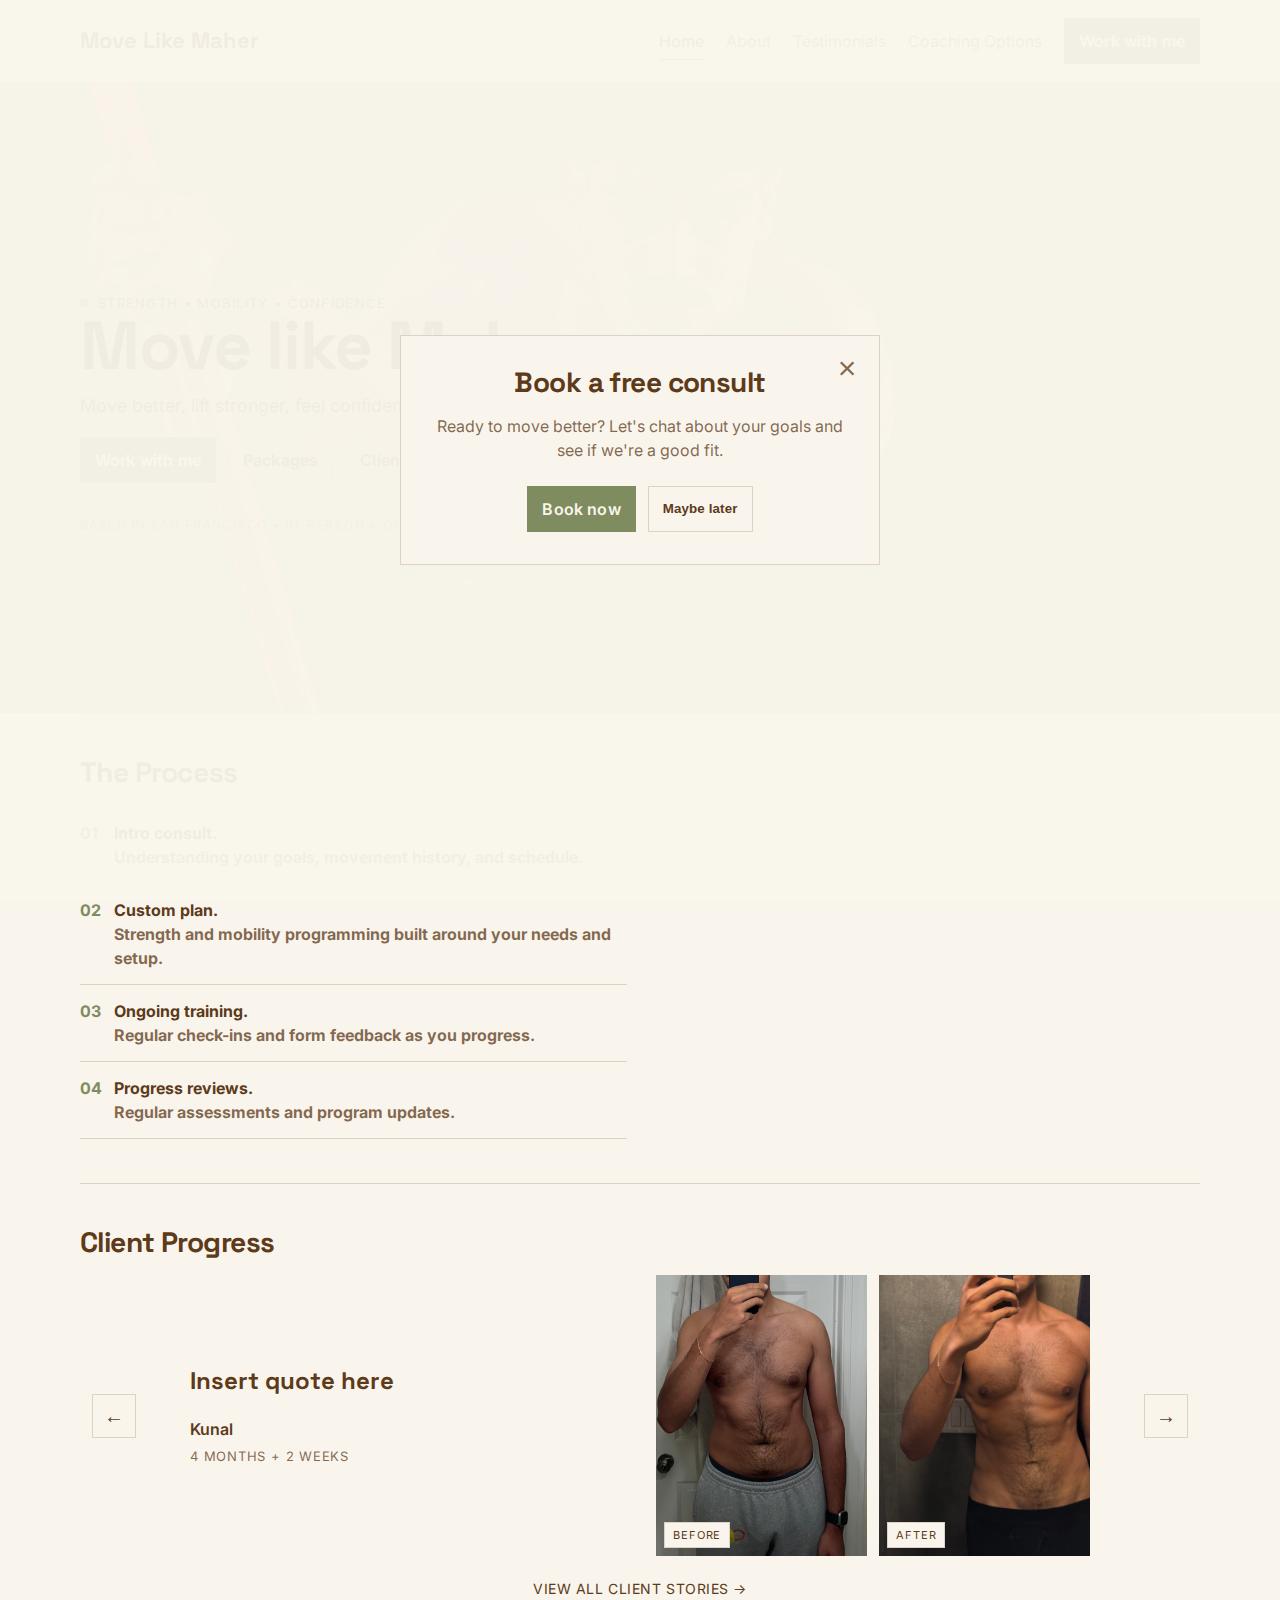
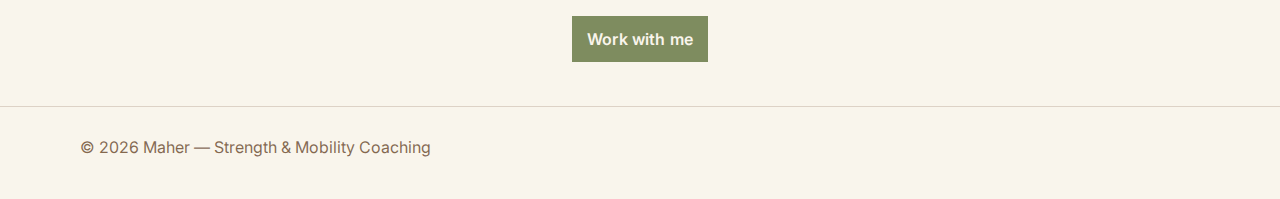
<file: index.html>
<!doctype html>
<html lang="en">
<head>
  <meta charset="utf-8" />
  <meta name="viewport" content="width=device-width, initial-scale=1" />

  <title>Move Like Maher — Strength & Mobility Coaching</title>
  <meta name="description" content="Strength and mobility coaching with Maher. Move better. Feel stronger. Train with confidence." />

  <!-- Fonts -->
  <link rel="preconnect" href="https://fonts.googleapis.com">
  <link rel="preconnect" href="https://fonts.gstatic.com" crossorigin>
  <link href="https://fonts.googleapis.com/css2?family=Space+Grotesk:wght@400;700&family=Inter:wght@400;500;600&display=swap" rel="stylesheet">

  <!-- Main CSS -->
  <link rel="stylesheet" href="styles.css" />
</head>

<body>

<header class="header">
  <div class="container">
    <nav class="nav">
      <a class="brand" href="index.html" style="display:flex; flex-direction:column; line-height:1.05;">
	<span style="font-weight:700;">Move Like Maher</span>
      </a>

      <button class="mobile-menu-toggle" aria-label="Toggle menu" aria-expanded="false">
        <span></span>
        <span></span>
        <span></span>
      </button>

      <div class="nav-menu">
        <div class="navlinks">
          <a data-nav href="index.html">Home</a>
          <a data-nav href="about.html">About</a>
          <a data-nav href="testimonials.html">Testimonials</a>
          <a data-nav href="pricing.html">Coaching Options</a>
        </div>

        <a class="button primary" href="work-with-me.html">
          Work with me
        </a>
      </div>

    </nav>
  </div>
</header>

<main>

  <!-- HERO -->
  <section class="hero hero-background">
    <div class="hero-overlay"></div>
    <div class="container">
      <div class="heroCopy">
        <div class="kicker">
          <span class="dot"></span>
          Strength • Mobility • Confidence
        </div>

        <h1>Move like Maher.</h1>

        <p class="heroLead">
          Move better, lift stronger, feel confident.
        </p>

        <div class="heroActions">
          <a class="button primary" href="work-with-me.html">Work with me</a>
          <a class="button" href="pricing.html">Packages</a>
          <a class="button" href="testimonials.html">Client wins</a>
        </div>

        <div style="margin-top:20px" class="rule"></div>

        <p style="margin-top:12px" class="mono">
          Based in San Francisco • In-person + online coaching
        </p>
      </div>
    </div>
  </section>

  <div class="container"><div class="rule"></div></div>

  <!-- THE PROCESS -->
  <section class="section">
    <div class="container">

      <div class="sectionHead">
        <h2>The Process</h2>
      </div>

      <div class="sectionBody">

        <ul class="list">
          <li>
            <span>01</span>
            <div>
              <strong>Intro consult.</strong><br>
              <span style="color:var(--muted)">
                Understanding your goals, movement history, and schedule.
              </span>
            </div>
          </li>

          <li>
            <span>02</span>
            <div>
              <strong>Custom plan.</strong><br>
              <span style="color:var(--muted)">
                Strength and mobility programming built around your needs and setup.
              </span>
            </div>
          </li>

          <li>
            <span>03</span>
            <div>
              <strong>Ongoing training.</strong><br>
              <span style="color:var(--muted)">
                Regular check-ins and form feedback as you progress.
              </span>
            </div>
          </li>

          <li>
            <span>04</span>
            <div>
              <strong>Progress reviews.</strong><br>
              <span style="color:var(--muted)">
                Regular assessments and program updates.
              </span>
            </div>
          </li>
        </ul>

      </div>
    </div>
  </section>

  <div class="container"><div class="rule"></div></div>

  <!-- CLIENT PROGRESS CAROUSEL -->
  <section class="section">
    <div class="container">
      <div class="sectionHead">
        <h2>Client Progress</h2>
      </div>

      <div class="carousel-wrapper">
        <div class="carousel-container">
          <button class="carousel-btn carousel-btn-prev" aria-label="Previous" type="button">
            <span>←</span>
          </button>
          
          <div class="carousel-track-wrapper">
            <div class="carousel-track" id="clientProgressCarousel">
              <!-- Carousel slides will be loaded from testimonials.json -->
            </div>
          </div>

          <button class="carousel-btn carousel-btn-next" aria-label="Next" type="button">
            <span>→</span>
          </button>
        </div>
        
        <div class="carousel-cta">
          <a href="testimonials.html" class="carousel-link-text">View all client stories →</a>
          <div style="margin-top:16px;">
            <a class="button primary" href="work-with-me.html">Work with me</a>
          </div>
        </div>
      </div>
    </div>
  </section>

</main>

<!-- Free Consult Popup -->
<div id="welcome-popup" class="modal" style="display:none;">
  <div class="modal-content">
    <button class="modal-close" onclick="closeWelcomePopup()" aria-label="Close">×</button>
    <div class="modal-header">
      <h2>Book a free consult</h2>
    </div>
    <p>Ready to move better? Let's chat about your goals and see if we're a good fit.</p>
    <div style="display:flex; gap:12px; flex-wrap:wrap; justify-content:center; margin-top:20px;">
      <a class="button primary" href="work-with-me.html" onclick="closeWelcomePopup()">Book now</a>
      <button class="button" onclick="closeWelcomePopup()">Maybe later</button>
    </div>
  </div>
</div>

<footer class="footer">
  <div class="container">
    <p>© <span id="year"></span> Maher — Strength & Mobility Coaching</p>
  </div>
</footer>

<script>
  document.getElementById("year").textContent = new Date().getFullYear();
  
  // Client Progress Carousel - Load from testimonials.json
  (function() {
    const carouselTrack = document.getElementById('clientProgressCarousel');
    const prevBtn = document.querySelector('.carousel-btn-prev');
    const nextBtn = document.querySelector('.carousel-btn-next');
    
    if (!carouselTrack) return;
    
    let currentIndex = 0;
    let testimonials = [];
    let totalSlides = 0;
    
    // Check if testimonial has required fields and images
    function isValidTestimonial(testimonial) {
      return testimonial.beforeImage && 
             testimonial.afterImage &&
             testimonial.beforeImage !== "assets/testimonial-placeholder-before.jpg" &&
             testimonial.afterImage !== "assets/testimonial-placeholder-after.jpg";
    }
    
    // Load testimonials and build carousel
    async function loadCarousel() {
      try {
        const response = await fetch('testimonials.json');
        if (!response.ok) {
          throw new Error('Failed to fetch testimonials.json');
        }
        const data = await response.json();
        
        if (!data || !data.testimonials) {
          throw new Error('Invalid JSON structure');
        }
        
        // Filter to only testimonials with before/after images
        testimonials = data.testimonials.filter(isValidTestimonial);
        totalSlides = testimonials.length;
        
        if (totalSlides === 0) {
          carouselTrack.innerHTML = '<p style="color:var(--muted); text-align:center; padding:40px;">No client progress available. Add testimonials with before/after images to testimonials.json</p>';
          return;
        }
        
        // Build carousel slides
        carouselTrack.innerHTML = testimonials.map((testimonial, index) => {
          return `
            <div class="carousel-slide ${index === 0 ? 'active' : ''}">
              <a href="testimonials.html" class="carousel-card-link">
                <div class="carousel-card">
                  <div class="carousel-content">
                    <blockquote class="carousel-quote">${escapeHtml(testimonial.quote)}</blockquote>
                    <div class="carousel-meta">
                      <p class="carousel-name">${escapeHtml(testimonial.name)}</p>
                      <p class="carousel-timeframe">${escapeHtml(testimonial.timeframe)}</p>
                    </div>
                  </div>
                  <div class="carousel-images">
                    <div class="carousel-image">
                      <img src="${testimonial.beforeImage}" alt="Before" onerror="this.parentElement.style.display='none'" />
                      <span class="carousel-label">Before</span>
                    </div>
                    <div class="carousel-image">
                      <img src="${testimonial.afterImage}" alt="After" onerror="this.parentElement.style.display='none'" />
                      <span class="carousel-label">After</span>
                    </div>
                  </div>
                </div>
              </a>
            </div>
          `;
        }).join('');
        
        // Initialize navigation
        showSlide(0);
      } catch (error) {
        console.error('Error loading carousel:', error);
        // Check if it's a CORS error (file:// protocol)
        if (error.message && error.message.includes('fetch')) {
          carouselTrack.innerHTML = '<p style="color:var(--muted); text-align:center; padding:40px;">Please use a local server to view this page. Try running: <code style="background:var(--neutral); padding:2px 6px;">python3 -m http.server</code> or <code style="background:var(--neutral); padding:2px 6px;">npx serve</code></p>';
        } else {
          carouselTrack.innerHTML = '<p style="color:var(--muted); text-align:center; padding:40px;">Unable to load client progress. Check console for details.</p>';
        }
      }
    }
    
    function escapeHtml(text) {
      const div = document.createElement('div');
      div.textContent = text;
      return div.innerHTML;
    }
    
    function showSlide(index) {
      const slides = carouselTrack.querySelectorAll('.carousel-slide');
      slides.forEach((slide, i) => {
        slide.classList.toggle('active', i === index);
      });
      currentIndex = index;
    }
    
    function nextSlide() {
      if (totalSlides === 0) return;
      const next = (currentIndex + 1) % totalSlides;
      showSlide(next);
    }
    
    function prevSlide() {
      if (totalSlides === 0) return;
      const prev = (currentIndex - 1 + totalSlides) % totalSlides;
      showSlide(prev);
    }
    
    // Button event listeners
    if (prevBtn) {
      prevBtn.addEventListener('click', function(e) {
        e.preventDefault();
        e.stopPropagation();
        prevSlide();
      });
    }
    
    if (nextBtn) {
      nextBtn.addEventListener('click', function(e) {
        e.preventDefault();
        e.stopPropagation();
        nextSlide();
      });
    }
    
    // Load carousel on page load
    loadCarousel();
  })();
  
  // Show welcome popup on every visit
  function showWelcomePopup() {
    const popup = document.getElementById('welcome-popup');
    if (popup) {
      setTimeout(() => {
        popup.style.display = 'flex';
      }, 500); // Small delay for better UX
    }
  }
  
  function closeWelcomePopup() {
    const popup = document.getElementById('welcome-popup');
    if (popup) {
      popup.style.display = 'none';
    }
  }
  
  // Close popup when clicking outside
  window.addEventListener('click', function(e) {
    const popup = document.getElementById('welcome-popup');
    if (e.target === popup) {
      closeWelcomePopup();
    }
  });
  
  // Show popup when page loads
  showWelcomePopup();
</script>

<script src="script.js"></script>

</body>
</html>
</file>
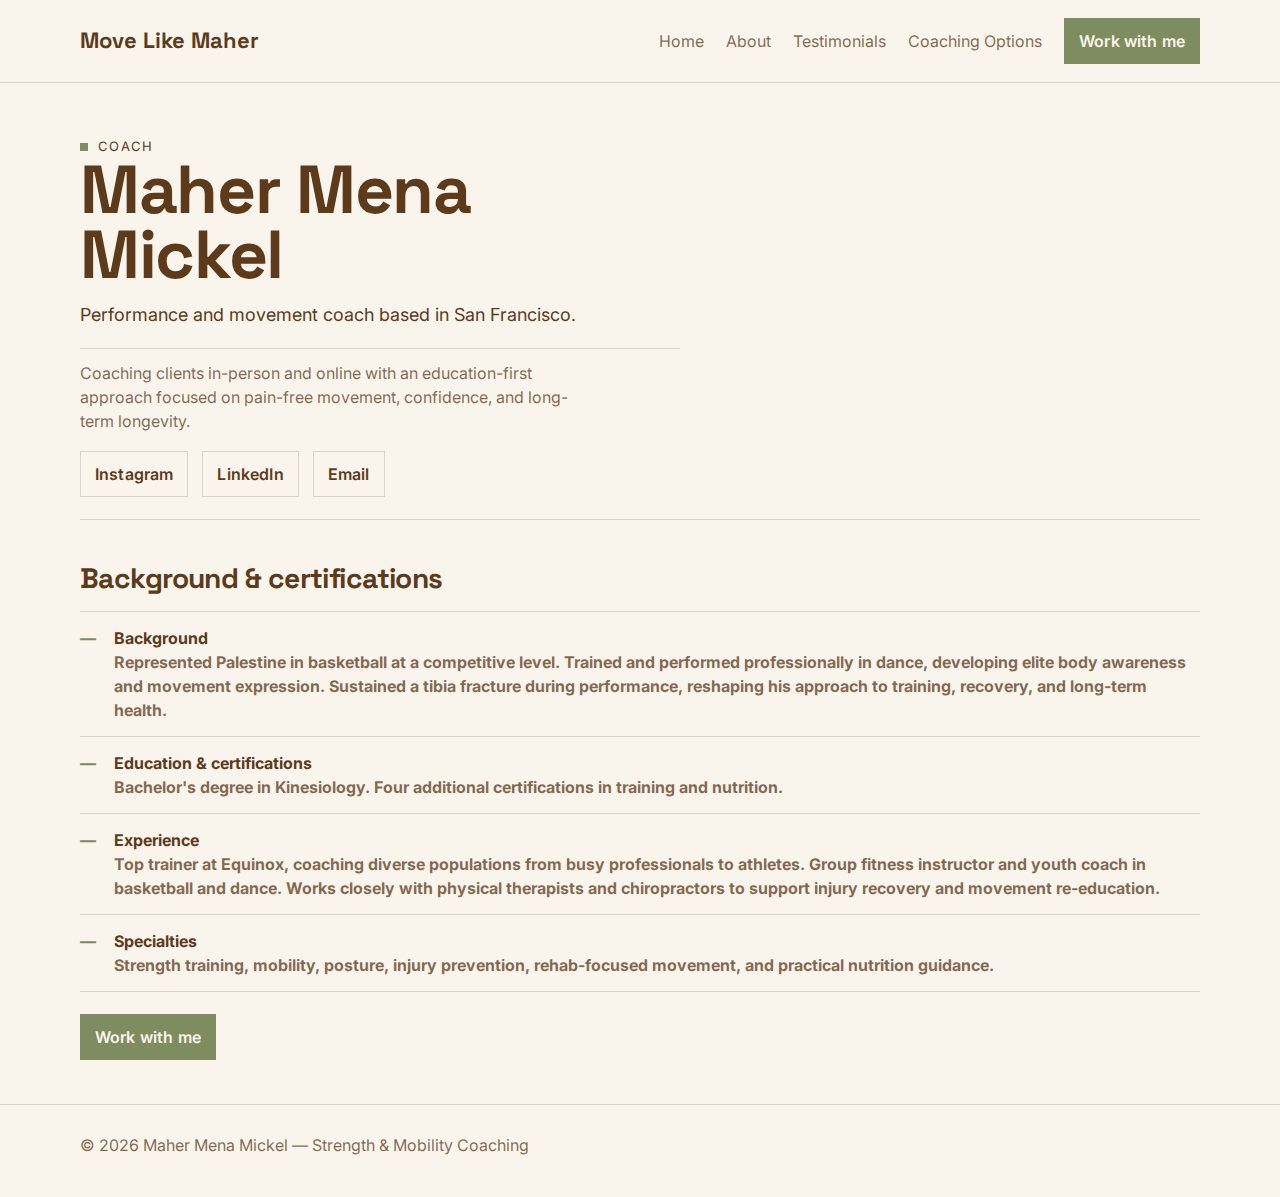
<file: about.html>
<!doctype html>
<html lang="en">
<head>
  <meta charset="utf-8" />
  <meta name="viewport" content="width=device-width, initial-scale=1" />

  <title>About — Maher Mena Mickel</title>
  <meta name="description" content="About Maher Mena Mickel. Strength and mobility coach." />

  <link rel="preconnect" href="https://fonts.googleapis.com">
  <link rel="preconnect" href="https://fonts.gstatic.com" crossorigin>
  <link href="https://fonts.googleapis.com/css2?family=Space+Grotesk:wght@400;700&family=Inter:wght@400;500;600&display=swap" rel="stylesheet">

  <link rel="stylesheet" href="styles.css" />
</head>

<body>

<header class="header">
  <div class="container">
    <nav class="nav">

      <a class="brand" href="index.html" style="display:flex; flex-direction:column; line-height:1.05;">
        <span style="font-weight:700;">Move Like Maher</span>
      </a>

      <button class="mobile-menu-toggle" aria-label="Toggle menu" aria-expanded="false">
        <span></span>
        <span></span>
        <span></span>
      </button>

      <div class="nav-menu">
        <div class="navlinks">
          <a data-nav href="index.html">Home</a>
          <a data-nav href="about.html">About</a>
          <a data-nav href="testimonials.html">Testimonials</a>
          <a data-nav href="pricing.html">Coaching Options</a>
        </div>

        <a class="button primary" href="work-with-me.html">Work with me</a>
      </div>

    </nav>
  </div>
</header>

<main>

  <section class="hero">
    <div class="container">
      <div class="heroGrid">

        <div class="heroCopy">
          <div class="kicker">
            <span class="dot"></span>
            Coach
          </div>

          <h1>Maher Mena Mickel</h1>

          <p class="heroLead">
            Performance and movement coach based in San Francisco.
          </p>

          <div style="margin-top:20px" class="rule"></div>

          <p style="margin-top:12px; max-width:52ch">
            Coaching clients in-person and online with an education-first approach focused on pain-free movement, confidence, and long-term longevity.
          </p>

          <div style="margin-top:18px; display:flex; gap:14px; flex-wrap:wrap;">
            <a class="button" href="https://www.instagram.com/maher.mickel/" target="_blank" rel="noopener">Instagram</a>
            <a class="button" href="https://www.linkedin.com/in/maher-mickel-16376a320/" target="_blank" rel="noopener">LinkedIn</a>
            <a class="button" href="mailto:mahermickel2003@gmail.com">Email</a>
          </div>
        </div>
      </div>
    </div>
  </section>

  <div class="container"><div class="rule"></div></div>

  <!-- BACKGROUND / CERTS -->
  <section class="section">
    <div class="container">

      <div class="sectionHead">
        <h2>Background & certifications</h2>
      </div>

      <ul class="list">

        <li>
          <span>—</span>
          <div>
            <strong>Background</strong><br>
            <span style="color:var(--muted)">
              Represented Palestine in basketball at a competitive level. Trained and performed professionally in dance, developing elite body awareness and movement expression. Sustained a tibia fracture during performance, reshaping his approach to training, recovery, and long-term health.
            </span>
          </div>
        </li>

        <li>
          <span>—</span>
          <div>
            <strong>Education & certifications</strong><br>
            <span style="color:var(--muted)">
              Bachelor's degree in Kinesiology. Four additional certifications in training and nutrition.
            </span>
          </div>
        </li>

        <li>
          <span>—</span>
          <div>
            <strong>Experience</strong><br>
            <span style="color:var(--muted)">
              Top trainer at Equinox, coaching diverse populations from busy professionals to athletes. Group fitness instructor and youth coach in basketball and dance. Works closely with physical therapists and chiropractors to support injury recovery and movement re-education.
            </span>
          </div>
        </li>

        <li>
          <span>—</span>
          <div>
            <strong>Specialties</strong><br>
            <span style="color:var(--muted)">
              Strength training, mobility, posture, injury prevention, rehab-focused movement, and practical nutrition guidance.
            </span>
          </div>
        </li>

      </ul>

      <div style="margin-top:22px;">
        <a class="button primary" href="work-with-me.html">Work with me</a>
      </div>

    </div>
  </section>

</main>

<footer class="footer">
  <div class="container">
    <p>© <span id="year"></span> Maher Mena Mickel — Strength & Mobility Coaching</p>
  </div>
</footer>

<script>
  document.getElementById("year").textContent = new Date().getFullYear();
</script>

</body>
</html>
</file>
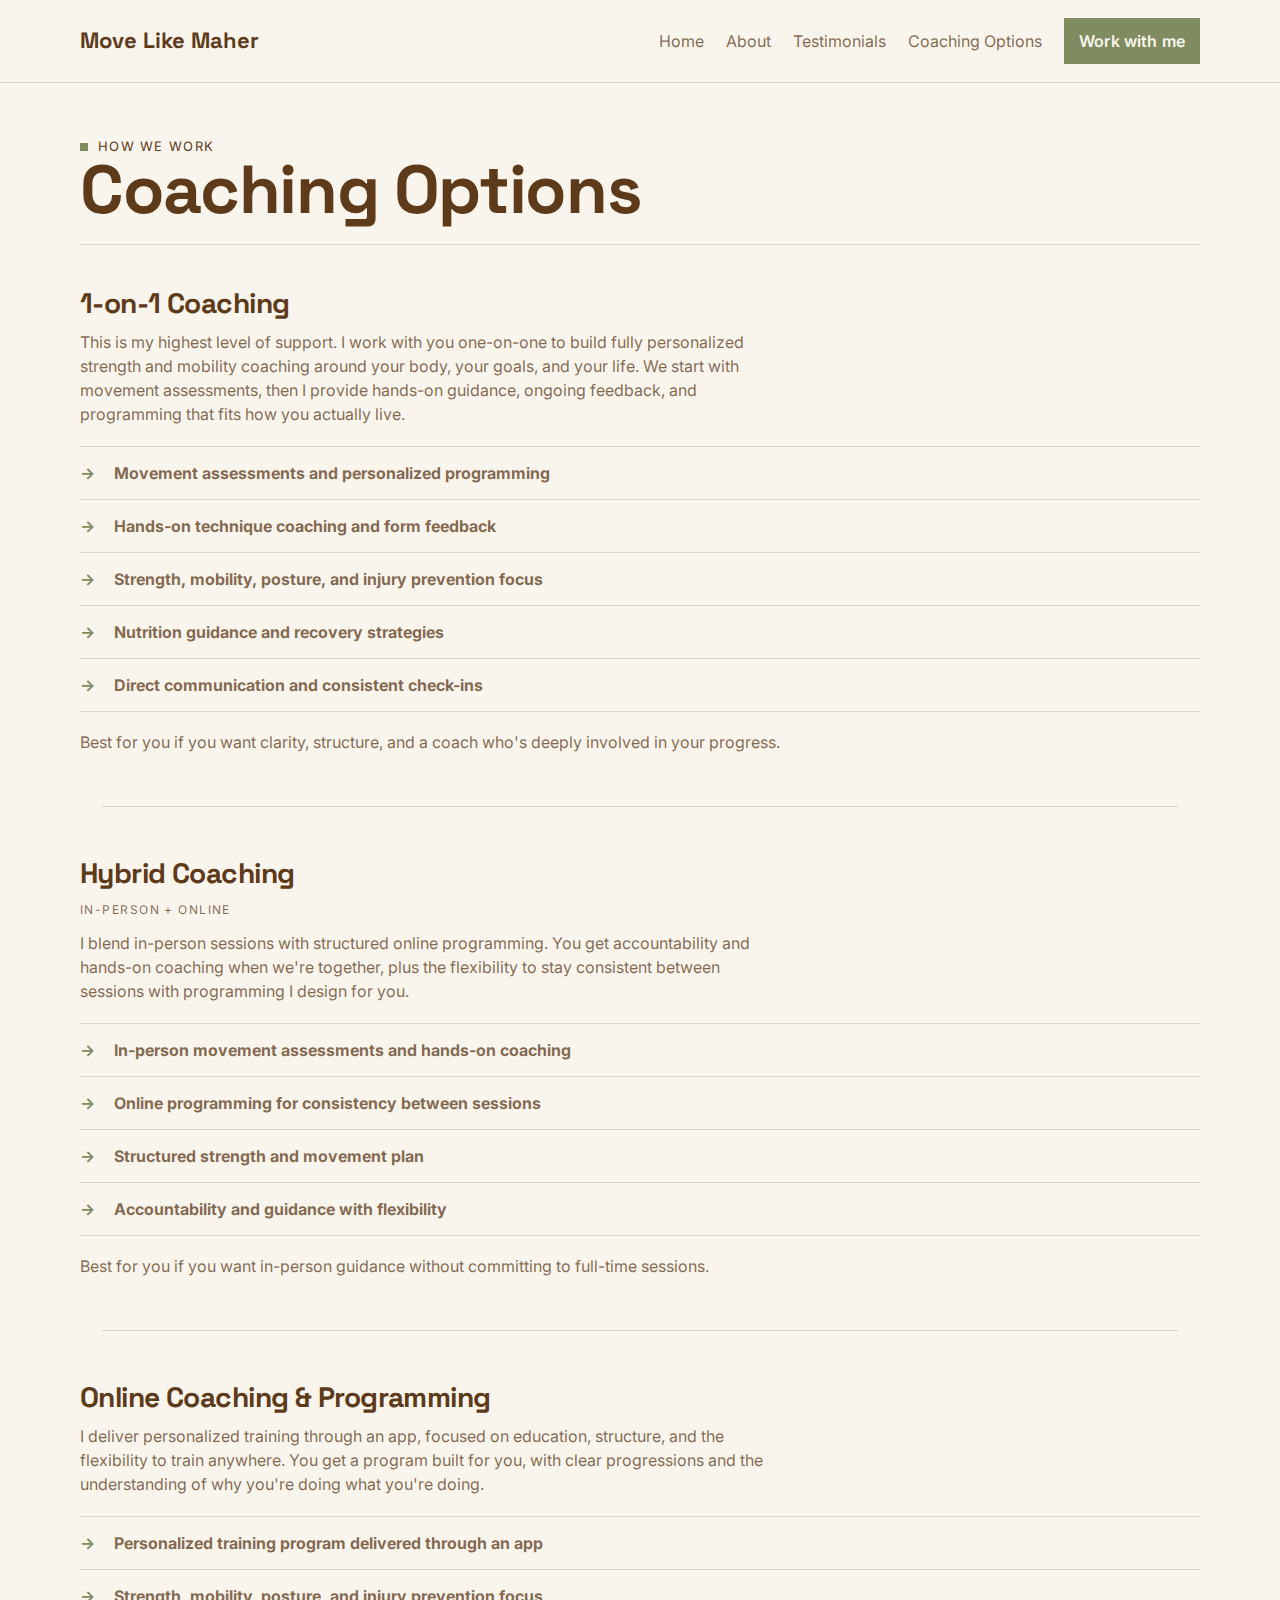
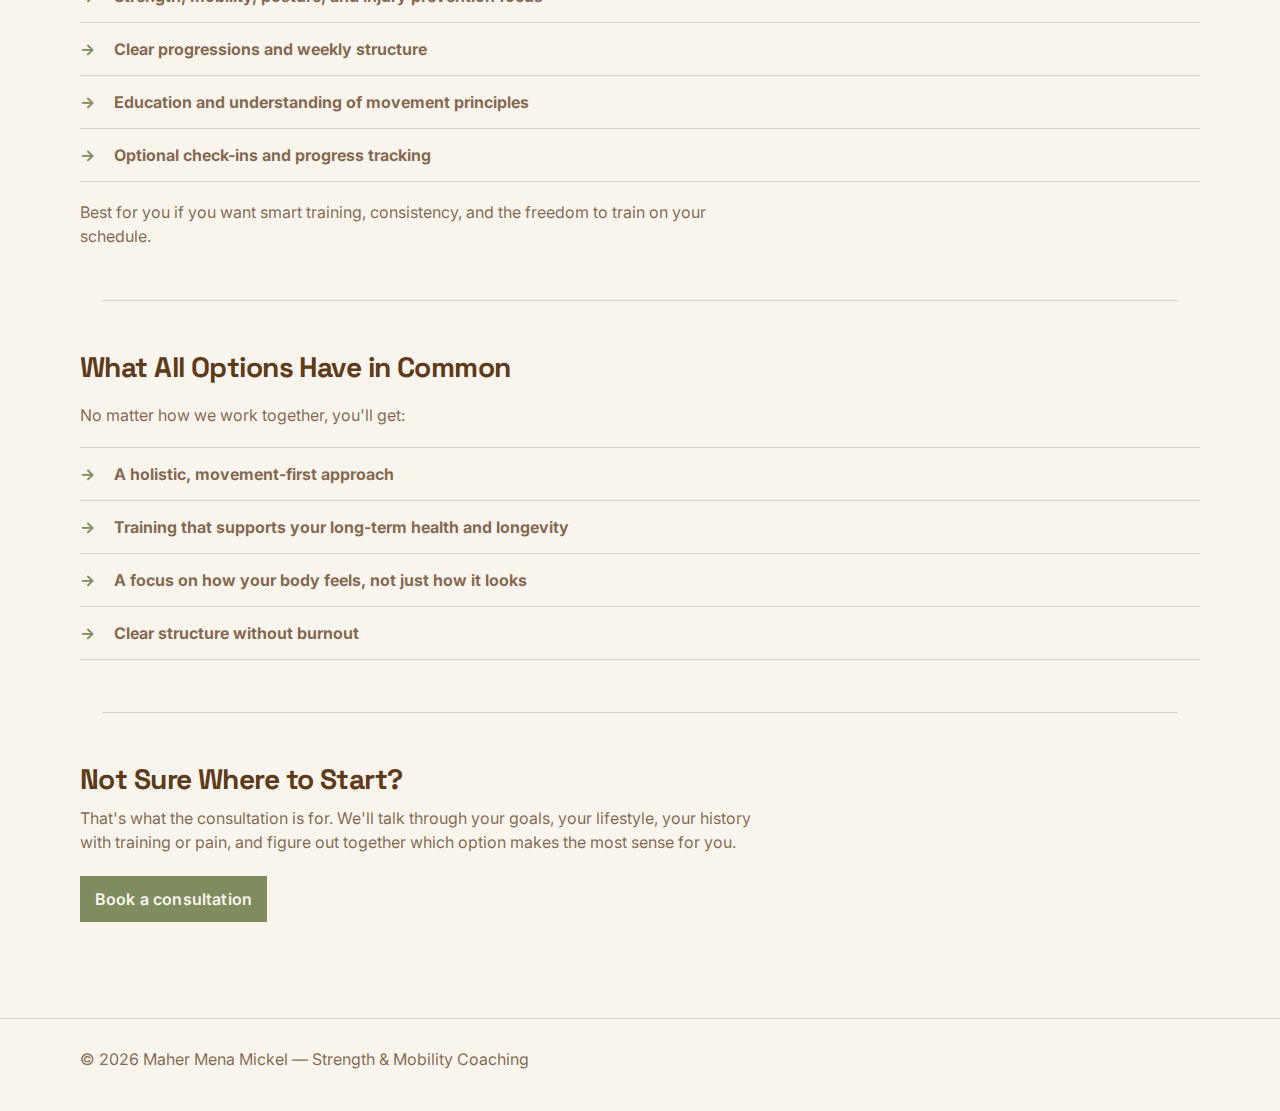
<file: pricing.html>
<!doctype html>
<html lang="en">
<head>
  <meta charset="utf-8" />
  <meta name="viewport" content="width=device-width, initial-scale=1" />

  <title>Coaching Options — Maher Mena Mickel</title>
  <meta name="description" content="1-on-1 coaching, hybrid coaching, and online programming options with Maher Mena Mickel." />

  <link rel="preconnect" href="https://fonts.googleapis.com">
  <link rel="preconnect" href="https://fonts.gstatic.com" crossorigin>
  <link href="https://fonts.googleapis.com/css2?family=Space+Grotesk:wght@400;700&family=Inter:wght@400;500;600&display=swap" rel="stylesheet">

  <link rel="stylesheet" href="styles.css" />
</head>

<body>

<header class="header">
  <div class="container">
    <nav class="nav">

      <a class="brand" href="index.html" style="display:flex; flex-direction:column; line-height:1.05;">
        <span style="font-weight:700;">Move Like Maher</span>
      </a>

      <button class="mobile-menu-toggle" aria-label="Toggle menu" aria-expanded="false">
        <span></span>
        <span></span>
        <span></span>
      </button>

      <div class="nav-menu">
        <div class="navlinks">
          <a data-nav href="index.html">Home</a>
          <a data-nav href="about.html">About</a>
          <a data-nav href="testimonials.html">Testimonials</a>
          <a data-nav href="pricing.html">Coaching Options</a>
        </div>

        <a class="button primary" href="work-with-me.html">Work with me</a>
      </div>

    </nav>
  </div>
</header>

<main>

  <!-- HERO -->
  <section class="hero">
    <div class="container">
      <div class="kicker">
        <span class="dot"></span>
        How we work
      </div>

      <h1>Coaching Options</h1>
    </div>
  </section>

  <div class="container"><div class="rule"></div></div>

  <!-- COACHING OPTIONS -->
  <section class="section">
    <div class="container">

      <!-- 1-on-1 Coaching -->
      <div style="margin-bottom:52px;">
        <h2 style="margin-bottom:12px;">1-on-1 Coaching</h2>
        
        <p style="margin-bottom:20px; max-width:70ch;">
          This is my highest level of support. I work with you one-on-one to build fully personalized strength and mobility coaching around your body, your goals, and your life. We start with movement assessments, then I provide hands-on guidance, ongoing feedback, and programming that fits how you actually live.
        </p>

        <ul class="list">
          <li>
            <span>→</span>
            <div>
              <span style="color:var(--muted)">
                Movement assessments and personalized programming
              </span>
            </div>
          </li>
          <li>
            <span>→</span>
            <div>
              <span style="color:var(--muted)">
                Hands-on technique coaching and form feedback
              </span>
            </div>
          </li>
          <li>
            <span>→</span>
            <div>
              <span style="color:var(--muted)">
                Strength, mobility, posture, and injury prevention focus
              </span>
            </div>
          </li>
          <li>
            <span>→</span>
            <div>
              <span style="color:var(--muted)">
                Nutrition guidance and recovery strategies
              </span>
            </div>
          </li>
          <li>
            <span>→</span>
            <div>
              <span style="color:var(--muted)">
                Direct communication and consistent check-ins
              </span>
            </div>
          </li>
        </ul>

        <p style="margin-top:18px; color:var(--muted); max-width:70ch;">
          Best for you if you want clarity, structure, and a coach who's deeply involved in your progress.
        </p>
      </div>

      <div class="container"><div class="rule"></div></div>

      <!-- Hybrid Coaching -->
      <div style="margin:52px 0;">
        <h2 style="margin-bottom:12px;">Hybrid Coaching</h2>
        <div class="mono" style="color:var(--muted); margin-bottom:12px;">In-person + Online</div>
        
        <p style="margin-bottom:20px; max-width:70ch;">
          I blend in-person sessions with structured online programming. You get accountability and hands-on coaching when we're together, plus the flexibility to stay consistent between sessions with programming I design for you.
        </p>

        <ul class="list">
          <li>
            <span>→</span>
            <div>
              <span style="color:var(--muted)">
                In-person movement assessments and hands-on coaching
              </span>
            </div>
          </li>
          <li>
            <span>→</span>
            <div>
              <span style="color:var(--muted)">
                Online programming for consistency between sessions
              </span>
            </div>
          </li>
          <li>
            <span>→</span>
            <div>
              <span style="color:var(--muted)">
                Structured strength and movement plan
              </span>
            </div>
          </li>
          <li>
            <span>→</span>
            <div>
              <span style="color:var(--muted)">
                Accountability and guidance with flexibility
              </span>
            </div>
          </li>
        </ul>

        <p style="margin-top:18px; color:var(--muted); max-width:70ch;">
          Best for you if you want in-person guidance without committing to full-time sessions.
        </p>
      </div>

      <div class="container"><div class="rule"></div></div>

      <!-- Online Coaching -->
      <div style="margin:52px 0;">
        <h2 style="margin-bottom:12px;">Online Coaching & Programming</h2>
        
        <p style="margin-bottom:20px; max-width:70ch;">
          I deliver personalized training through an app, focused on education, structure, and the flexibility to train anywhere. You get a program built for you, with clear progressions and the understanding of why you're doing what you're doing.
        </p>

        <ul class="list">
          <li>
            <span>→</span>
            <div>
              <span style="color:var(--muted)">
                Personalized training program delivered through an app
              </span>
            </div>
          </li>
          <li>
            <span>→</span>
            <div>
              <span style="color:var(--muted)">
                Strength, mobility, posture, and injury prevention focus
              </span>
            </div>
          </li>
          <li>
            <span>→</span>
            <div>
              <span style="color:var(--muted)">
                Clear progressions and weekly structure
              </span>
            </div>
          </li>
          <li>
            <span>→</span>
            <div>
              <span style="color:var(--muted)">
                Education and understanding of movement principles
              </span>
            </div>
          </li>
          <li>
            <span>→</span>
            <div>
              <span style="color:var(--muted)">
                Optional check-ins and progress tracking
              </span>
            </div>
          </li>
        </ul>

        <p style="margin-top:18px; color:var(--muted); max-width:70ch;">
          Best for you if you want smart training, consistency, and the freedom to train on your schedule.
        </p>
      </div>

      <div class="container"><div class="rule"></div></div>

      <!-- What All Options Have in Common -->
      <div style="margin:52px 0;">
        <h2 style="margin-bottom:20px;">What All Options Have in Common</h2>

        <p style="margin-bottom:20px; max-width:70ch;">
          No matter how we work together, you'll get:
        </p>

        <ul class="list">
          <li>
            <span>→</span>
            <div>
              <span style="color:var(--muted)">
                A holistic, movement-first approach
              </span>
            </div>
          </li>
          <li>
            <span>→</span>
            <div>
              <span style="color:var(--muted)">
                Training that supports your long-term health and longevity
              </span>
            </div>
          </li>
          <li>
            <span>→</span>
            <div>
              <span style="color:var(--muted)">
                A focus on how your body feels, not just how it looks
              </span>
            </div>
          </li>
          <li>
            <span>→</span>
            <div>
              <span style="color:var(--muted)">
                Clear structure without burnout
              </span>
            </div>
          </li>
        </ul>
      </div>

      <div class="container"><div class="rule"></div></div>

      <!-- Not Sure Section -->
      <div style="margin:52px 0;">
        <h2 style="margin-bottom:12px;">Not Sure Where to Start?</h2>
        
        <p style="margin-bottom:22px; max-width:70ch;">
          That's what the consultation is for. We'll talk through your goals, your lifestyle, your history with training or pain, and figure out together which option makes the most sense for you.
        </p>

        <div>
          <a class="button primary" href="work-with-me.html">Book a consultation</a>
        </div>
      </div>

    </div>
  </section>

</main>

<footer class="footer">
  <div class="container">
    <p>© <span id="year"></span> Maher Mena Mickel — Strength & Mobility Coaching</p>
  </div>
</footer>

<script>
  document.getElementById("year").textContent = new Date().getFullYear();
</script>

</body>
</html>
</file>
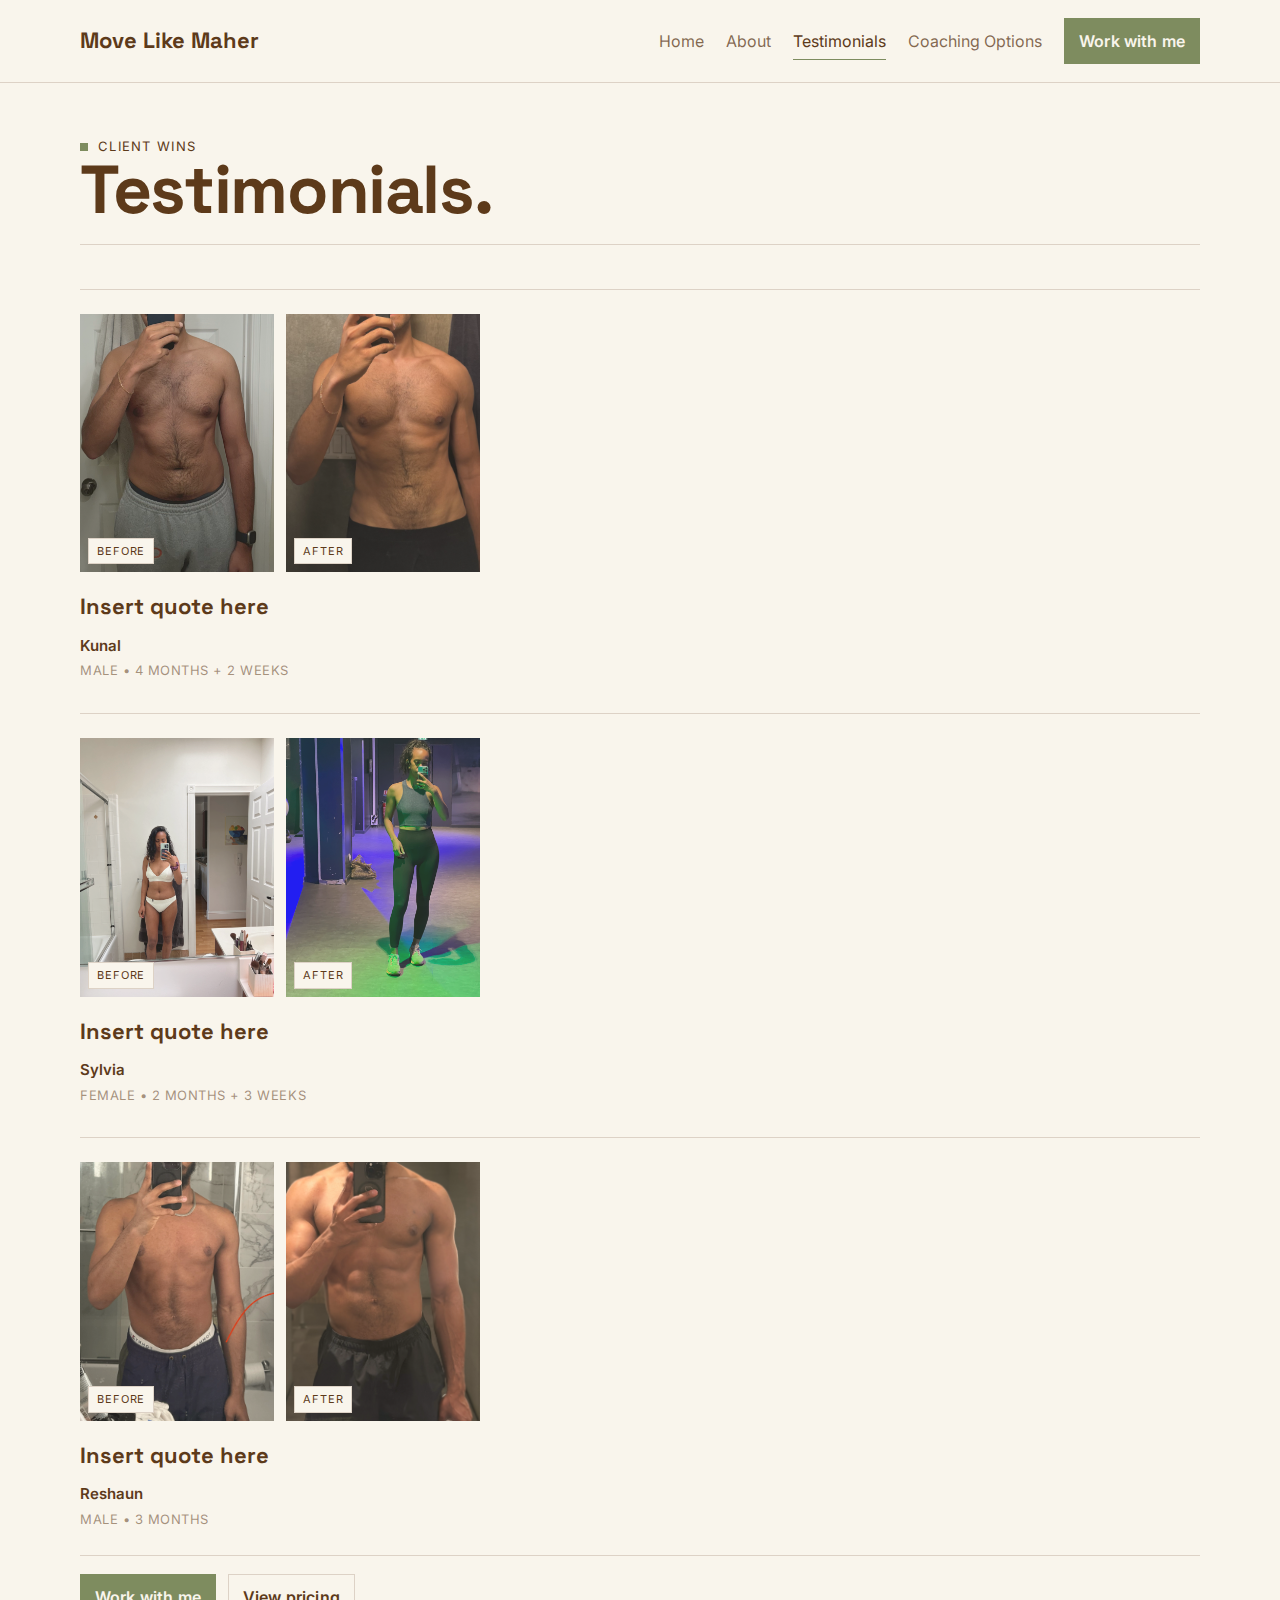
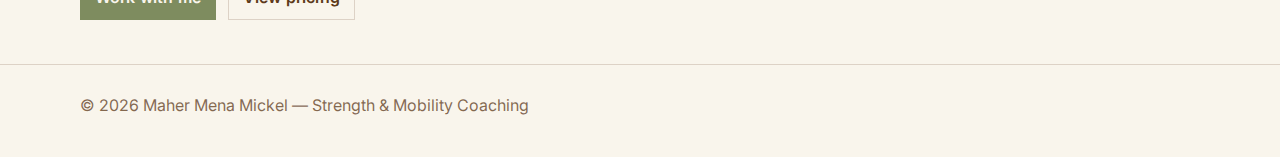
<file: testimonials.html>
<!doctype html>
<html lang="en">
<head>
  <meta charset="utf-8" />
  <meta name="viewport" content="width=device-width, initial-scale=1" />

  <title>Testimonials — Maher Mena Mickel</title>
  <meta name="description" content="Client testimonials for coaching with Maher Mena Mickel." />

  <link rel="preconnect" href="https://fonts.googleapis.com">
  <link rel="preconnect" href="https://fonts.gstatic.com" crossorigin>
  <link href="https://fonts.googleapis.com/css2?family=Space+Grotesk:wght@400;700&family=Inter:wght@400;500;600&display=swap" rel="stylesheet">

  <link rel="stylesheet" href="styles.css" />
</head>

<body>

<header class="header">
  <div class="container">
    <nav class="nav">

      <a class="brand" href="index.html" style="display:flex; flex-direction:column; line-height:1.05;">
        <span style="font-weight:700;">Move Like Maher</span>
      </a>

      <button class="mobile-menu-toggle" aria-label="Toggle menu" aria-expanded="false">
        <span></span>
        <span></span>
        <span></span>
      </button>

      <div class="nav-menu">
        <div class="navlinks">
          <a data-nav href="index.html">Home</a>
          <a data-nav href="about.html">About</a>
          <a data-nav href="testimonials.html">Testimonials</a>
          <a data-nav href="pricing.html">Coaching Options</a>
        </div>

        <a class="button primary" href="work-with-me.html">Work with me</a>
      </div>

    </nav>
  </div>
</header>

<main>

  <section class="hero">
    <div class="container">
      <div class="kicker">
        <span class="dot"></span>
        Client wins
      </div>

      <h1>Testimonials.</h1>
    </div>
  </section>

  <div class="container"><div class="rule"></div></div>

  <section class="section">
    <div class="container">

      <div class="testimonialsGrid" id="testimonialsContainer">
        <!-- Testimonials will be loaded from testimonials.json -->
      </div>

      <div style="margin-top:26px" class="rule"></div>

      <div style="margin-top:18px; display:flex; gap:12px; flex-wrap:wrap;">
        <a class="button primary" href="work-with-me.html">Work with me</a>
        <a class="button" href="pricing.html">View pricing</a>
      </div>

    </div>
  </section>

</main>

<footer class="footer">
  <div class="container">
    <p>© <span id="year"></span> Maher Mena Mickel — Strength & Mobility Coaching</p>
  </div>
</footer>

<script>
  document.getElementById("year").textContent = new Date().getFullYear();
</script>

<script>
  // Check if a field is filled in (not empty, not a placeholder)
  function isFilled(value) {
    if (!value || typeof value !== 'string') return false;
    const trimmed = value.trim();
    if (trimmed === '') return false;
    // Check for placeholder patterns like [Placeholder...], [Name/Initials], etc.
    if (trimmed.startsWith('[') && trimmed.includes(']')) return false;
    return true;
  }
  
  // Load testimonials from JSON
  async function loadTestimonials() {
    try {
      const response = await fetch('testimonials.json');
      const data = await response.json();
      const container = document.getElementById('testimonialsContainer');
      
      if (!data.testimonials || data.testimonials.length === 0) {
        container.innerHTML = '<p style="color:var(--subtle);">No testimonials available.</p>';
        return;
      }
      
      container.innerHTML = data.testimonials.map((testimonial, index) => {
        // Check which fields are filled
        const hasBeforeImage = isFilled(testimonial.beforeImage);
        const hasAfterImage = isFilled(testimonial.afterImage);
        const hasAnyImage = hasBeforeImage || hasAfterImage;
        const hasBothImages = hasBeforeImage && hasAfterImage;
        const hasQuote = isFilled(testimonial.quote);
        const hasName = isFilled(testimonial.name);
        
        // Build details array for fields that are filled
        const details = [];
        if (isFilled(testimonial.gender)) details.push(testimonial.gender);
        if (isFilled(testimonial.timeframe)) details.push(testimonial.timeframe);
        if (isFilled(testimonial.goal)) details.push(testimonial.goal);
        const hasDetails = details.length > 0;
        
        // Add class for client 1 (first testimonial)
        const isClient1 = index === 0 && testimonial.name && testimonial.name.toLowerCase().includes('kunal');
        
        return `
        <div class="testimonialCard ${isClient1 ? 'client-1' : ''}">
          ${hasAnyImage ? `
          <div class="testimonialImages ${hasBothImages ? '' : 'single-image'}">
            ${hasBeforeImage ? `
            <div class="testimonialImage">
              <img src="${testimonial.beforeImage}" alt="Before" onerror="this.parentElement.style.display='none'" />
              <span class="imageLabel">Before</span>
            </div>
            ` : ''}
            ${hasAfterImage ? `
            <div class="testimonialImage">
              <img src="${testimonial.afterImage}" alt="After" onerror="this.parentElement.style.display='none'" />
              <span class="imageLabel">After</span>
            </div>
            ` : ''}
          </div>
          ` : ''}
          
          <div class="testimonialContent">
            ${hasQuote ? `
            <blockquote class="testimonialQuote">
              ${escapeHtml(testimonial.quote)}
            </blockquote>
            ` : ''}
            
            ${(hasName || hasDetails) ? `
            <div class="testimonialMeta">
              ${hasName ? `<p class="testimonialName">${escapeHtml(testimonial.name)}</p>` : ''}
              ${hasDetails ? `<p class="testimonialDetails">${details.map(d => escapeHtml(d)).join(' • ')}</p>` : ''}
            </div>
            ` : ''}
          </div>
        </div>
      `;
      }).join('');
    } catch (error) {
      console.error('Error loading testimonials:', error);
      document.getElementById('testimonialsContainer').innerHTML = 
        '<p style="color:var(--subtle);">Unable to load testimonials.</p>';
    }
  }
  
  function escapeHtml(text) {
    const div = document.createElement('div');
    div.textContent = text;
    return div.innerHTML;
  }
  
  // Load testimonials when page loads
  loadTestimonials();
</script>

<!-- Optional: if you have script.js nav-highlighting, keep this -->
<script src="script.js"></script>

</body>
</html>
</file>
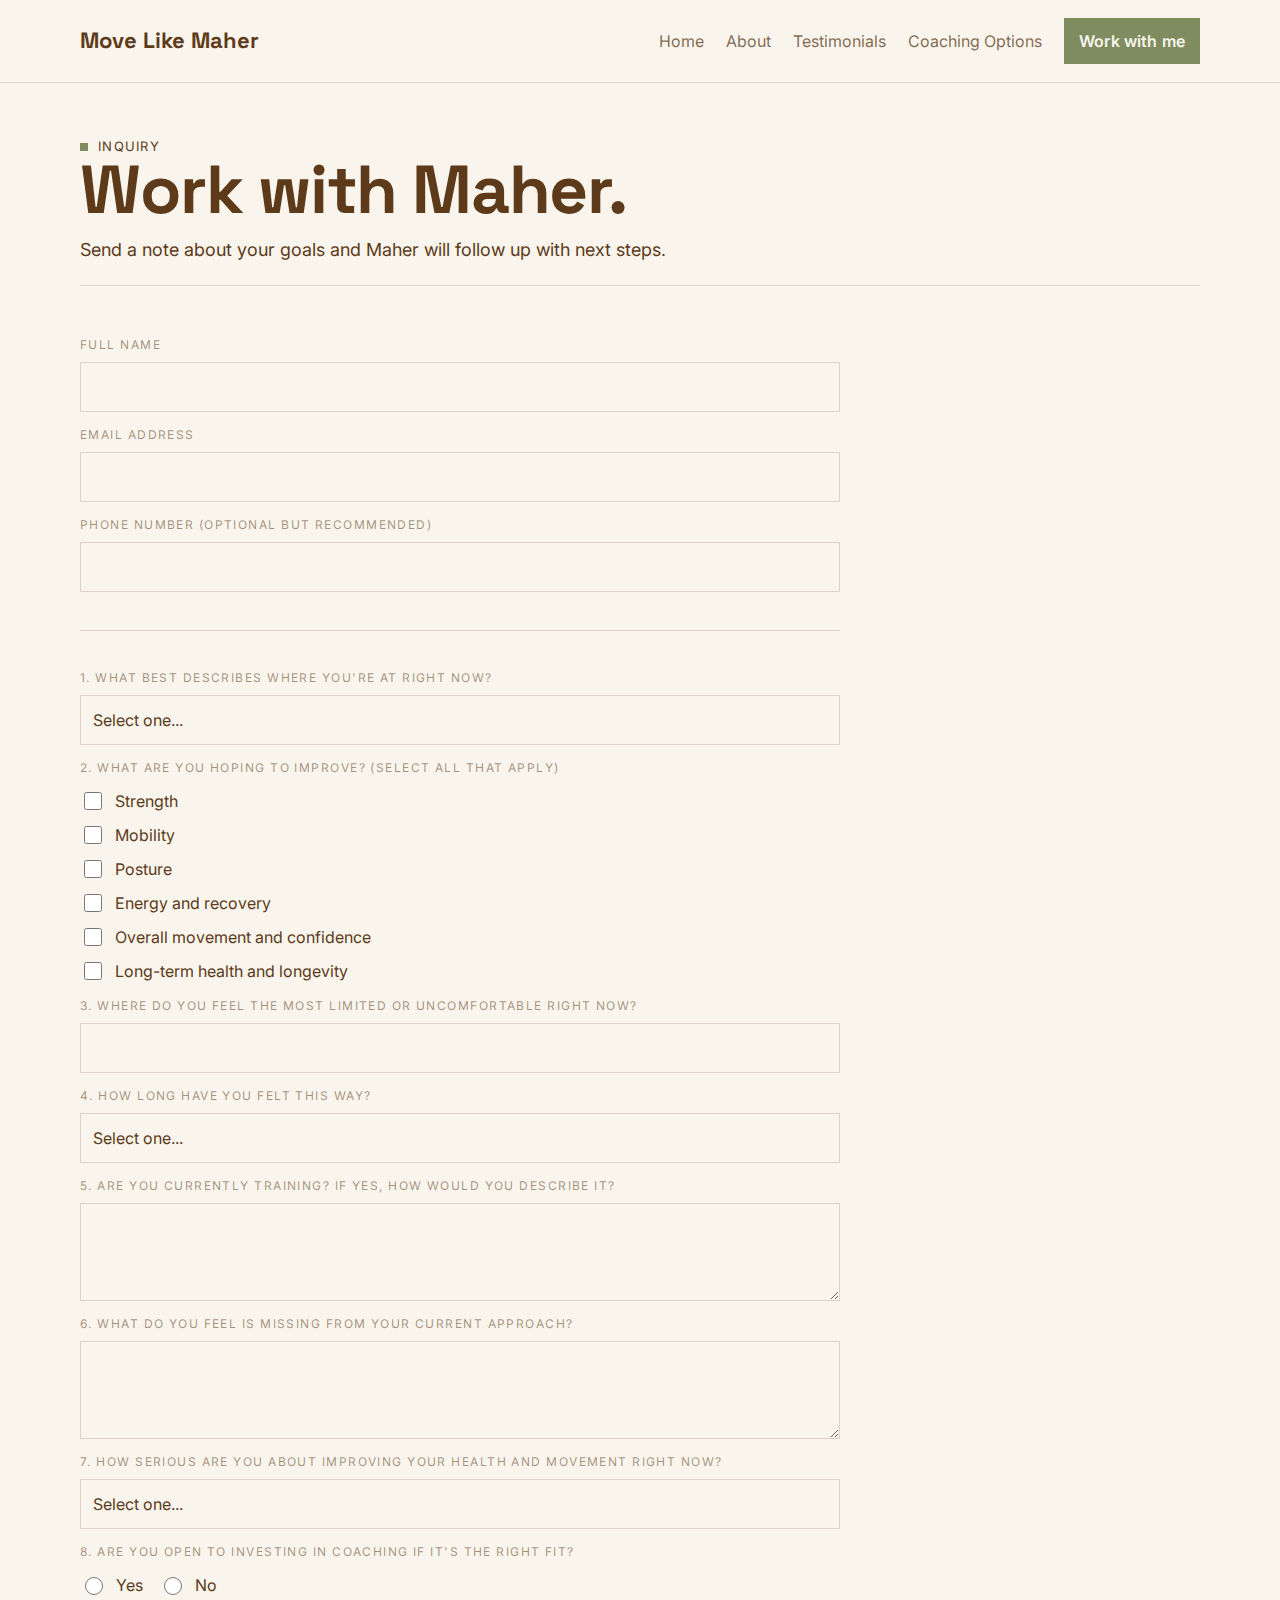
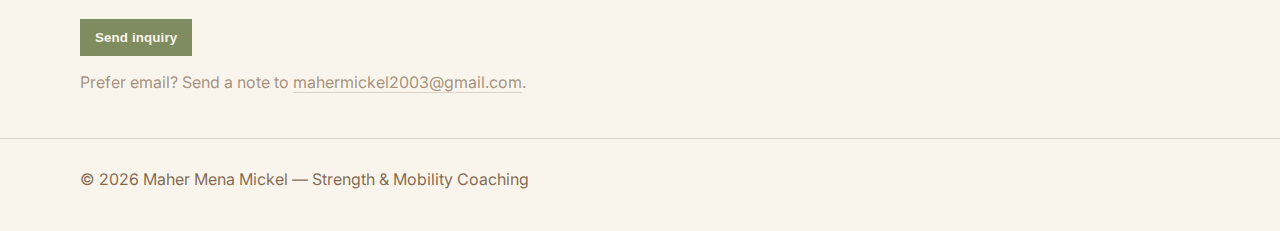
<file: work-with-me.html>
<!doctype html>
<html lang="en">
<head>
  <meta charset="utf-8" />
  <meta name="viewport" content="width=device-width, initial-scale=1" />

  <title>Work With Me — Maher Mena Mickel</title>
  <meta name="description" content="Inquiry form to work with Maher Mena Mickel for strength and mobility coaching." />

  <link rel="preconnect" href="https://fonts.googleapis.com">
  <link rel="preconnect" href="https://fonts.gstatic.com" crossorigin>
  <link href="https://fonts.googleapis.com/css2?family=Space+Grotesk:wght@400;700&family=Inter:wght@400;500;600&display=swap" rel="stylesheet">

  <link rel="stylesheet" href="styles.css" />
</head>

<body>

<header class="header">
  <div class="container">
    <nav class="nav">

      <a class="brand" href="index.html" style="display:flex; flex-direction:column; line-height:1.05;">
        <span style="font-weight:700;">Move Like Maher</span>
      </a>

      <button class="mobile-menu-toggle" aria-label="Toggle menu" aria-expanded="false">
        <span></span>
        <span></span>
        <span></span>
      </button>

      <div class="nav-menu">
        <div class="navlinks">
          <a data-nav href="index.html">Home</a>
          <a data-nav href="about.html">About</a>
          <a data-nav href="testimonials.html">Testimonials</a>
          <a data-nav href="pricing.html">Coaching Options</a>
        </div>

        <a class="button primary" href="work-with-me.html">Work with me</a>
      </div>

    </nav>
  </div>
</header>

<main>

  <section class="hero">
    <div class="container">
      <div class="kicker">
        <span class="dot"></span>
        Inquiry
      </div>

      <h1>Work with Maher.</h1>

      <p class="heroLead" style="max-width:66ch;">
        Send a note about your goals and Maher will follow up with next steps.
      </p>
    </div>
  </section>

  <div class="container"><div class="rule"></div></div>

  <section class="section">
    <div class="container">

      <!-- Netlify form -->
      <form name="work-with-maher" method="POST" data-netlify="true" style="max-width:760px;">
        <input type="hidden" name="form-name" value="work-with-maher" />

        <div style="display:grid; gap:14px; margin-top:6px;">
          
          <!-- Basic Info -->
          <div style="display:grid; gap:14px;">
            <label style="display:grid; gap:8px;">
              <span class="mono">Full Name</span>
              <input name="name" required
                style="padding:12px 12px; border:1px solid var(--rule); background:transparent; color:var(--text); font:inherit;" />
            </label>

            <label style="display:grid; gap:8px;">
              <span class="mono">Email Address</span>
              <input name="email" type="email" required
                style="padding:12px 12px; border:1px solid var(--rule); background:transparent; color:var(--text); font:inherit;" />
            </label>

            <label style="display:grid; gap:8px;">
              <span class="mono">Phone Number <span style="color:var(--subtle); font-weight:normal;">(optional but recommended)</span></span>
              <input name="phone" type="tel"
                style="padding:12px 12px; border:1px solid var(--rule); background:transparent; color:var(--text); font:inherit;" />
            </label>
          </div>

          <div style="margin:24px 0; border-top:1px solid var(--rule);"></div>

          <!-- Question 1 -->
          <div style="display:grid; gap:8px;">
            <label style="display:grid; gap:8px;">
              <span class="mono">1. What best describes where you're at right now?</span>
              <select name="current-situation" id="current-situation" required
                style="padding:12px 12px; border:1px solid var(--rule); background:transparent; color:var(--text); font:inherit;">
                <option value="">Select one...</option>
                <option value="feel-better">I want to feel better in my body</option>
                <option value="not-getting-results">I'm training but not getting the results I want</option>
                <option value="stiff-limited">I feel stiff, limited, or uncomfortable</option>
                <option value="returning">I'm getting back into training after time off or injury</option>
                <option value="other">Other</option>
              </select>
            </label>
            <div id="other-input-wrapper" style="display:none;">
              <label style="display:grid; gap:8px;">
                <span class="mono">Please specify:</span>
                <input name="current-situation-other" type="text" id="current-situation-other"
                  style="padding:12px 12px; border:1px solid var(--rule); background:transparent; color:var(--text); font:inherit;" />
              </label>
            </div>
          </div>

          <!-- Question 2 -->
          <div style="display:grid; gap:8px;">
            <span class="mono">2. What are you hoping to improve? (select all that apply)</span>
            <div style="display:grid; gap:10px; margin-top:4px;">
              <label style="display:flex; gap:10px; align-items:center; cursor:pointer;">
                <input type="checkbox" name="improve" value="strength" style="width:18px; height:18px; cursor:pointer;" />
                <span>Strength</span>
              </label>
              <label style="display:flex; gap:10px; align-items:center; cursor:pointer;">
                <input type="checkbox" name="improve" value="mobility" style="width:18px; height:18px; cursor:pointer;" />
                <span>Mobility</span>
              </label>
              <label style="display:flex; gap:10px; align-items:center; cursor:pointer;">
                <input type="checkbox" name="improve" value="posture" style="width:18px; height:18px; cursor:pointer;" />
                <span>Posture</span>
              </label>
              <label style="display:flex; gap:10px; align-items:center; cursor:pointer;">
                <input type="checkbox" name="improve" value="energy" style="width:18px; height:18px; cursor:pointer;" />
                <span>Energy and recovery</span>
              </label>
              <label style="display:flex; gap:10px; align-items:center; cursor:pointer;">
                <input type="checkbox" name="improve" value="movement" style="width:18px; height:18px; cursor:pointer;" />
                <span>Overall movement and confidence</span>
              </label>
              <label style="display:flex; gap:10px; align-items:center; cursor:pointer;">
                <input type="checkbox" name="improve" value="longevity" style="width:18px; height:18px; cursor:pointer;" />
                <span>Long-term health and longevity</span>
              </label>
            </div>
          </div>

          <!-- Question 3 -->
          <label style="display:grid; gap:8px;">
            <span class="mono">3. Where do you feel the most limited or uncomfortable right now?</span>
            <input name="limitations" type="text"
              style="padding:12px 12px; border:1px solid var(--rule); background:transparent; color:var(--text); font:inherit;" />
          </label>

          <!-- Question 4 -->
          <label style="display:grid; gap:8px;">
            <span class="mono">4. How long have you felt this way?</span>
            <select name="duration"
              style="padding:12px 12px; border:1px solid var(--rule); background:transparent; color:var(--text); font:inherit;">
              <option value="">Select one...</option>
              <option value="less-than-3">Less than 3 months</option>
              <option value="3-6">3–6 months</option>
              <option value="6-12">6–12 months</option>
              <option value="over-year">Over a year</option>
            </select>
          </label>

          <!-- Question 5 -->
          <label style="display:grid; gap:8px;">
            <span class="mono">5. Are you currently training? If yes, how would you describe it?</span>
            <textarea name="current-training" rows="3"
              style="padding:12px 12px; border:1px solid var(--rule); background:transparent; color:var(--text); font:inherit; resize:vertical;"></textarea>
          </label>

          <!-- Question 6 -->
          <label style="display:grid; gap:8px;">
            <span class="mono">6. What do you feel is missing from your current approach?</span>
            <textarea name="missing" rows="3"
              style="padding:12px 12px; border:1px solid var(--rule); background:transparent; color:var(--text); font:inherit; resize:vertical;"></textarea>
          </label>

          <!-- Question 7 -->
          <label style="display:grid; gap:8px;">
            <span class="mono">7. How serious are you about improving your health and movement right now?</span>
            <select name="seriousness"
              style="padding:12px 12px; border:1px solid var(--rule); background:transparent; color:var(--text); font:inherit;">
              <option value="">Select one...</option>
              <option value="exploring">Just exploring</option>
              <option value="somewhat">Somewhat serious</option>
              <option value="very">Very serious</option>
            </select>
          </label>

          <!-- Question 8 -->
          <div style="display:grid; gap:8px;">
            <span class="mono">8. Are you open to investing in coaching if it's the right fit?</span>
            <div style="display:flex; gap:16px; margin-top:4px;">
              <label style="display:flex; gap:10px; align-items:center; cursor:pointer;">
                <input type="radio" name="investing" value="yes" style="width:18px; height:18px; cursor:pointer;" />
                <span>Yes</span>
              </label>
              <label style="display:flex; gap:10px; align-items:center; cursor:pointer;">
                <input type="radio" name="investing" value="no" style="width:18px; height:18px; cursor:pointer;" />
                <span>No</span>
              </label>
            </div>
          </div>

          <div style="display:flex; gap:12px; flex-wrap:wrap; align-items:center; margin-top:8px;">
            <button class="button primary" type="submit">Send inquiry</button>
          </div>

          <p style="color:var(--subtle); max-width:70ch;">
            Prefer email? Send a note to <a href="mailto:mahermickel2003@gmail.com" style="border-bottom:1px solid var(--rule);">mahermickel2003@gmail.com</a>.
          </p>
        </div>
      </form>

    </div>
  </section>

</main>

<footer class="footer">
  <div class="container">
    <p>© <span id="year"></span> Maher Mena Mickel — Strength & Mobility Coaching</p>
  </div>
</footer>

<script>
  document.getElementById("year").textContent = new Date().getFullYear();
  
  // Show/hide "Other" input for question 1
  const currentSituationSelect = document.getElementById('current-situation');
  const otherInputWrapper = document.getElementById('other-input-wrapper');
  const otherInput = document.getElementById('current-situation-other');
  
  if (currentSituationSelect && otherInputWrapper) {
    currentSituationSelect.addEventListener('change', function() {
      if (this.value === 'other') {
        otherInputWrapper.style.display = 'grid';
        if (otherInput) otherInput.focus();
      } else {
        otherInputWrapper.style.display = 'none';
        if (otherInput) otherInput.value = '';
      }
    });
  }
</script>

<script src="script.js"></script>

</body>
</html>
</file>
<file: styles.css>
:root{
  --bg:#F9F5EC;
  --text: #5D3A1A;
  --muted: rgba(93,58,26,0.75);
  --subtle: rgba(93,58,26,0.55);
  --rule: rgba(93,58,26,0.18);

  --accent:#7E8C5F;
  --accent-soft: rgba(126,140,95,0.12);
  --neutral: #D8C7A1;

  --max: 1120px;
}

*{box-sizing:border-box}
html,body{height:100%}
body{
  margin:0;
  color:var(--text);
  background: var(--bg);
  font-family: 'Inter', 'Lato', ui-sans-serif, system-ui, -apple-system, Segoe UI, Roboto, Helvetica, Arial;
  line-height:1.5;
}

a{color:inherit; text-decoration:none}
.container{width:min(var(--max), calc(100% - 44px)); margin:0 auto;}

.rule{border-top:1px solid var(--rule);}
.mono{letter-spacing:0.12em; text-transform:uppercase; font-size:12px; color:var(--subtle);}

h1,h2{
  font-family: 'Space Grotesk', 'DM Sans', ui-sans-serif, system-ui, sans-serif;
  font-weight:700;
  letter-spacing:-0.02em;
  margin:0;
  color:var(--text);
}
h1{font-size: clamp(44px, 5.3vw, 74px); line-height:0.96;}
h2{font-size: clamp(26px, 2.2vw, 34px); line-height:1.05;}

p{margin:0; color:var(--muted); font-size:16px;}
strong{color:var(--text)}

.header{
  position:sticky; top:0; z-index:40;
  background: var(--bg);
  border-bottom:1px solid var(--rule);
}
.nav{
  display:flex; align-items:center; justify-content:space-between;
  padding:18px 0;
}
.brand{
  font-family: 'Space Grotesk', 'DM Sans', ui-sans-serif, system-ui, sans-serif;
  font-weight:700;
  font-size:22px;
  color:var(--text);
}
.mobile-menu-toggle{
  display:none;
  flex-direction:column;
  gap:4px;
  background:transparent;
  border:none;
  cursor:pointer;
  padding:8px;
  z-index:50;
}

.mobile-menu-toggle span{
  width:24px;
  height:2px;
  background:var(--text);
  transition:all 0.3s;
}

.mobile-menu-toggle[aria-expanded="true"] span:nth-child(1){
  transform:rotate(45deg) translate(6px, 6px);
}

.mobile-menu-toggle[aria-expanded="true"] span:nth-child(2){
  opacity:0;
}

.mobile-menu-toggle[aria-expanded="true"] span:nth-child(3){
  transform:rotate(-45deg) translate(6px, -6px);
}

.nav-menu{
  display:flex;
  align-items:center;
  gap:22px;
}

.navlinks{display:flex; gap:22px; align-items:center;}
.navlinks a{
  color:var(--muted);
  padding:6px 0;
  border-bottom:1px solid transparent;
}
.navlinks a:hover{color:var(--text); border-bottom-color:var(--rule);}
.navlinks a.active{color:var(--text); border-bottom-color:var(--accent);}

@media (max-width: 768px){
  .mobile-menu-toggle{
    display:flex;
  }
  
  .nav-menu{
    position:fixed;
    top:0;
    right:0;
    width:280px;
    height:100vh;
    background:var(--bg);
    border-left:1px solid var(--rule);
    flex-direction:column;
    align-items:flex-start;
    padding:80px 24px 24px;
    gap:24px;
    transform:translateX(100%);
    transition:transform 0.3s;
    z-index:45;
    overflow-y:auto;
  }
  
  .nav-menu.open{
    transform:translateX(0);
  }
  
  .navlinks{
    flex-direction:column;
    align-items:flex-start;
    gap:16px;
    width:100%;
  }
  
  .navlinks a{
    width:100%;
    padding:12px 0;
    border-bottom:1px solid var(--rule);
  }
  
  .nav-menu .button{
    width:100%;
    justify-content:center;
  }
  
  .header::after{
    content:"";
    position:fixed;
    top:0;
    left:0;
    width:100%;
    height:100vh;
    background:rgba(93,58,26,0.4);
    opacity:0;
    pointer-events:none;
    transition:opacity 0.3s;
    z-index:44;
  }
  
  .header.menu-open::after{
    opacity:1;
    pointer-events:all;
  }
}

.cta{
  display:inline-flex; align-items:center; gap:10px;
  padding:10px 14px;
  border:1px solid var(--rule);
}
.button{
  display:inline-flex; align-items:center; justify-content:center;
  padding:10px 14px;
  border:1px solid var(--rule);
  background: transparent;
  color:var(--text);
  font-weight:600;
  letter-spacing:0.01em;
}
.button:hover{
  border-color:var(--accent);
  color:var(--accent);
}
.button.primary{
  border-color:var(--accent);
  background:var(--accent);
  color:var(--bg);
}
.button.primary:hover{
  background:var(--text);
  border-color:var(--text);
  color:var(--bg);
}

.hero{
  padding:54px 0 22px;
  position:relative;
}

.hero-background{
  background-image:url('assets/maher-hero.jpg');
  background-size:cover;
  background-position:45% 30%; /* Slightly left and more up */
  background-repeat:no-repeat;
  min-height:70vh;
  display:flex;
  align-items:center;
  position:relative;
}

.hero-overlay{
  position:absolute;
  top:0;
  left:0;
  width:100%;
  height:100%;
  background:rgba(249,245,236,0.75);
  z-index:1;
}

.hero-background .container{
  position:relative;
  z-index:2;
}

.heroCopy{
  position:relative;
  z-index:2;
  max-width:600px;
}

.kicker{
  display:flex; gap:10px; align-items:center;
  color:var(--text);
  font-size:13px;
  letter-spacing:0.10em;
  text-transform:uppercase;
}
.dot{width:8px; height:8px; background: var(--accent);}

.heroLead{
  margin-top:14px;
  font-size:18px;
  max-width: 58ch;
  color:var(--text);
}
.heroActions{
  margin-top:18px;
  display:flex; gap:12px; flex-wrap:wrap;
}

@media (max-width: 920px){
  .hero-background{
    min-height:60vh;
  }
  
  .heroCopy{
    max-width:100%;
  }
}


.section{
  padding:44px 0;
}
.sectionHead{
  display:flex; align-items:baseline; justify-content:space-between;
  gap:16px;
  margin-bottom:18px;
}
.sectionBody{
  display:grid;
  grid-template-columns: 1fr 1fr;
  gap:26px;
}
@media (max-width: 920px){
  .sectionBody{grid-template-columns:1fr}
}

.list{
  margin:0; padding:0; list-style:none;
  border-top:1px solid var(--rule);
}
.list li{
  padding:14px 0;
  border-bottom:1px solid var(--rule);
  display:flex;
  gap:12px;
  align-items:flex-start;
}
.list li span{
  color:var(--accent);
  font-weight:700;
  min-width: 22px;
}

.quote{
  border-top:1px solid var(--rule);
  padding-top:14px;
}
.quote blockquote{
  margin:0;
  font-family: 'Space Grotesk', 'DM Sans', ui-sans-serif, system-ui, sans-serif;
  font-weight:700;
  font-size:20px;
  line-height:1.3;
  color:var(--text);
}
.quote p{margin-top:8px; color:var(--subtle); font-size:13px; letter-spacing:0.06em; text-transform:uppercase;}

.testimonialsGrid{
  display:grid;
  grid-template-columns:1fr;
  gap:32px;
}

.testimonialCard{
  border-top:1px solid var(--rule);
  padding-top:24px;
}

.testimonialImages{
  display:grid;
  grid-template-columns:1fr 1fr;
  gap:12px;
  margin-bottom:20px;
  max-width:400px;
}

.testimonialImages.single-image{
  grid-template-columns:1fr;
  max-width:200px;
}

.testimonialImage{
  position:relative;
  aspect-ratio:3/4;
  overflow:hidden;
  background:var(--neutral);
}

.testimonialImage img{
  width:100%;
  height:100%;
  object-fit:cover;
  object-position:center;
  opacity:0.85;
}

.client-1 .testimonialImage:last-child img{
  object-position:60% center;
}

.imageLabel{
  position:absolute;
  bottom:8px;
  left:8px;
  padding:4px 8px;
  background:var(--bg);
  color:var(--text);
  font-size:11px;
  letter-spacing:0.08em;
  text-transform:uppercase;
  font-family:'Inter', ui-sans-serif, system-ui;
  border:1px solid var(--rule);
}

.testimonialContent{
  display:flex;
  flex-direction:column;
  gap:14px;
}

.testimonialQuote{
  margin:0;
  font-family:'Space Grotesk', 'DM Sans', ui-sans-serif, system-ui, sans-serif;
  font-weight:700;
  font-size:22px;
  line-height:1.3;
  color:var(--text);
}

.testimonialMeta{
  display:flex;
  flex-direction:column;
  gap:4px;
}

.testimonialName{
  margin:0;
  color:var(--text);
  font-weight:600;
  font-size:15px;
}

.testimonialDetails{
  margin:0;
  color:var(--subtle);
  font-size:13px;
  letter-spacing:0.04em;
  text-transform:uppercase;
}

.footer{
  padding:28px 0 40px;
  border-top:1px solid var(--rule);
  color:var(--subtle);
  font-size:13px;
}

input:focus, textarea:focus, select:focus{
  outline: none;
  border-color: var(--accent);
  box-shadow: 0 0 0 2px var(--accent-soft);
}

select{
  cursor:pointer;
  appearance:none;
  background-image:url("data:image/svg+xml,%3Csvg xmlns='http://www.w3.org/2000/svg' width='12' height='12' viewBox='0 0 12 12'%3E%3Cpath fill='%235D3A1A' d='M6 9L1 4h10z'/%3E%3C/svg%3E");
  background-repeat:no-repeat;
  background-position:right 12px center;
  padding-right:36px;
}

input[type="checkbox"], input[type="radio"]{
  accent-color:var(--accent);
  cursor:pointer;
}

.modal{
  position:fixed;
  top:0;
  left:0;
  width:100%;
  height:100%;
  background:rgba(249,245,236,0.95);
  display:flex;
  align-items:center;
  justify-content:center;
  z-index:100;
  padding:20px;
}

.modal-content{
  background:var(--bg);
  border:1px solid var(--rule);
  padding:32px;
  max-width:480px;
  width:100%;
  text-align:center;
  position:relative;
}

.modal-close{
  position:absolute;
  top:16px;
  right:16px;
  background:transparent;
  border:none;
  color:var(--muted);
  font-size:32px;
  line-height:1;
  cursor:pointer;
  padding:0;
  width:32px;
  height:32px;
  display:flex;
  align-items:center;
  justify-content:center;
  transition:color 0.2s;
}

.modal-close:hover{
  color:var(--text);
}

.modal-header{
  margin-bottom:16px;
}

.modal-header h2{
  font-family:'Space Grotesk', 'DM Sans', ui-sans-serif, system-ui, sans-serif;
  font-weight:700;
  font-size:28px;
  margin:0;
  color:var(--text);
}

.modal-content p{
  margin:0 0 24px 0;
  color:var(--muted);
  font-size:16px;
}

button:disabled{
  opacity:0.5;
  cursor:not-allowed;
}

/* Client Progress Carousel */
.carousel-wrapper{
  margin-top:18px;
}

.carousel-link{
  display:block;
  text-decoration:none;
  color:inherit;
  transition:opacity 0.2s;
}

.carousel-link:hover{
  opacity:0.85;
}

.carousel-container{
  position:relative;
  width:100%;
}

.carousel-track-wrapper{
  position:relative;
  width:100%;
  overflow:hidden;
}

.carousel-link{
  display:block;
  width:100%;
  text-decoration:none;
  color:inherit;
  transition:opacity 0.2s;
}

.carousel-link:hover{
  opacity:0.85;
}

.carousel-track{
  display:flex;
  width:100%;
  position:relative;
}

.carousel-slide{
  min-width:100%;
  display:none;
}

.carousel-slide.active{
  display:block;
}

.carousel-card-link{
  display:block;
  text-decoration:none;
  color:inherit;
  transition:opacity 0.2s;
}

.carousel-card-link:hover{
  opacity:0.85;
}

.carousel-card{
  display:grid;
  grid-template-columns:1fr 1fr;
  gap:32px;
  align-items:center;
  max-width:900px;
  margin:0 auto;
}

.carousel-content{
  display:flex;
  flex-direction:column;
  gap:20px;
}

.carousel-quote{
  margin:0;
  font-family:'Space Grotesk', 'DM Sans', ui-sans-serif, system-ui, sans-serif;
  font-weight:700;
  font-size:24px;
  line-height:1.3;
  color:var(--text);
}

.carousel-meta{
  display:flex;
  flex-direction:column;
  gap:6px;
}

.carousel-name{
  margin:0;
  color:var(--text);
  font-weight:600;
  font-size:16px;
}

.carousel-timeframe{
  margin:0;
  color:var(--muted);
  font-size:13px;
  letter-spacing:0.06em;
  text-transform:uppercase;
  font-family:'Inter', ui-sans-serif, system-ui;
}

.carousel-images{
  display:grid;
  grid-template-columns:1fr 1fr;
  gap:12px;
}

.carousel-image{
  position:relative;
  aspect-ratio:3/4;
  overflow:hidden;
  background:var(--neutral);
}

.carousel-image img{
  width:100%;
  height:100%;
  display:block;
  object-fit:cover;
}

.carousel-label{
  position:absolute;
  bottom:8px;
  left:8px;
  padding:4px 8px;
  background:var(--bg);
  color:var(--text);
  font-size:11px;
  letter-spacing:0.08em;
  text-transform:uppercase;
  font-family:'Inter', ui-sans-serif, system-ui;
  border:1px solid var(--rule);
}

.carousel-btn{
  position:absolute;
  top:50%;
  transform:translateY(-50%);
  background:var(--bg);
  border:1px solid var(--rule);
  color:var(--text);
  width:44px;
  height:44px;
  display:flex;
  align-items:center;
  justify-content:center;
  cursor:pointer;
  z-index:10;
  font-size:20px;
  padding:0;
  transition:border-color 0.2s, color 0.2s;
}

.carousel-btn:hover{
  border-color:var(--accent);
  color:var(--accent);
}

.carousel-btn:focus{
  outline:2px solid var(--accent);
  outline-offset:2px;
}

.carousel-btn-prev{
  left:12px;
}

.carousel-btn-next{
  right:12px;
}

.carousel-btn span{
  line-height:1;
}

.carousel-cta{
  margin-top:20px;
  text-align:center;
}

.carousel-link-text{
  color:var(--text);
  text-decoration:none;
  font-size:14px;
  letter-spacing:0.04em;
  text-transform:uppercase;
  border-bottom:1px solid transparent;
  transition:border-color 0.2s;
}

.carousel-link-text:hover{
  border-bottom-color:var(--accent);
}

@media (max-width: 920px){
  .carousel-btn{
    width:36px;
    height:36px;
    font-size:18px;
  }
  
  .carousel-btn-prev{
    left:8px;
  }
  
  .carousel-btn-next{
    right:8px;
  }
  
  .carousel-card{
    gap:24px;
  }
  
  .carousel-quote{
    font-size:20px;
  }
}

@media (max-width: 640px){
  .carousel-card{
    grid-template-columns:1fr;
    gap:20px;
  }
  
  .carousel-content{
    order:1;
  }
  
  .carousel-images{
    order:2;
  }
  
  .carousel-quote{
    font-size:18px;
  }
}
</file>
